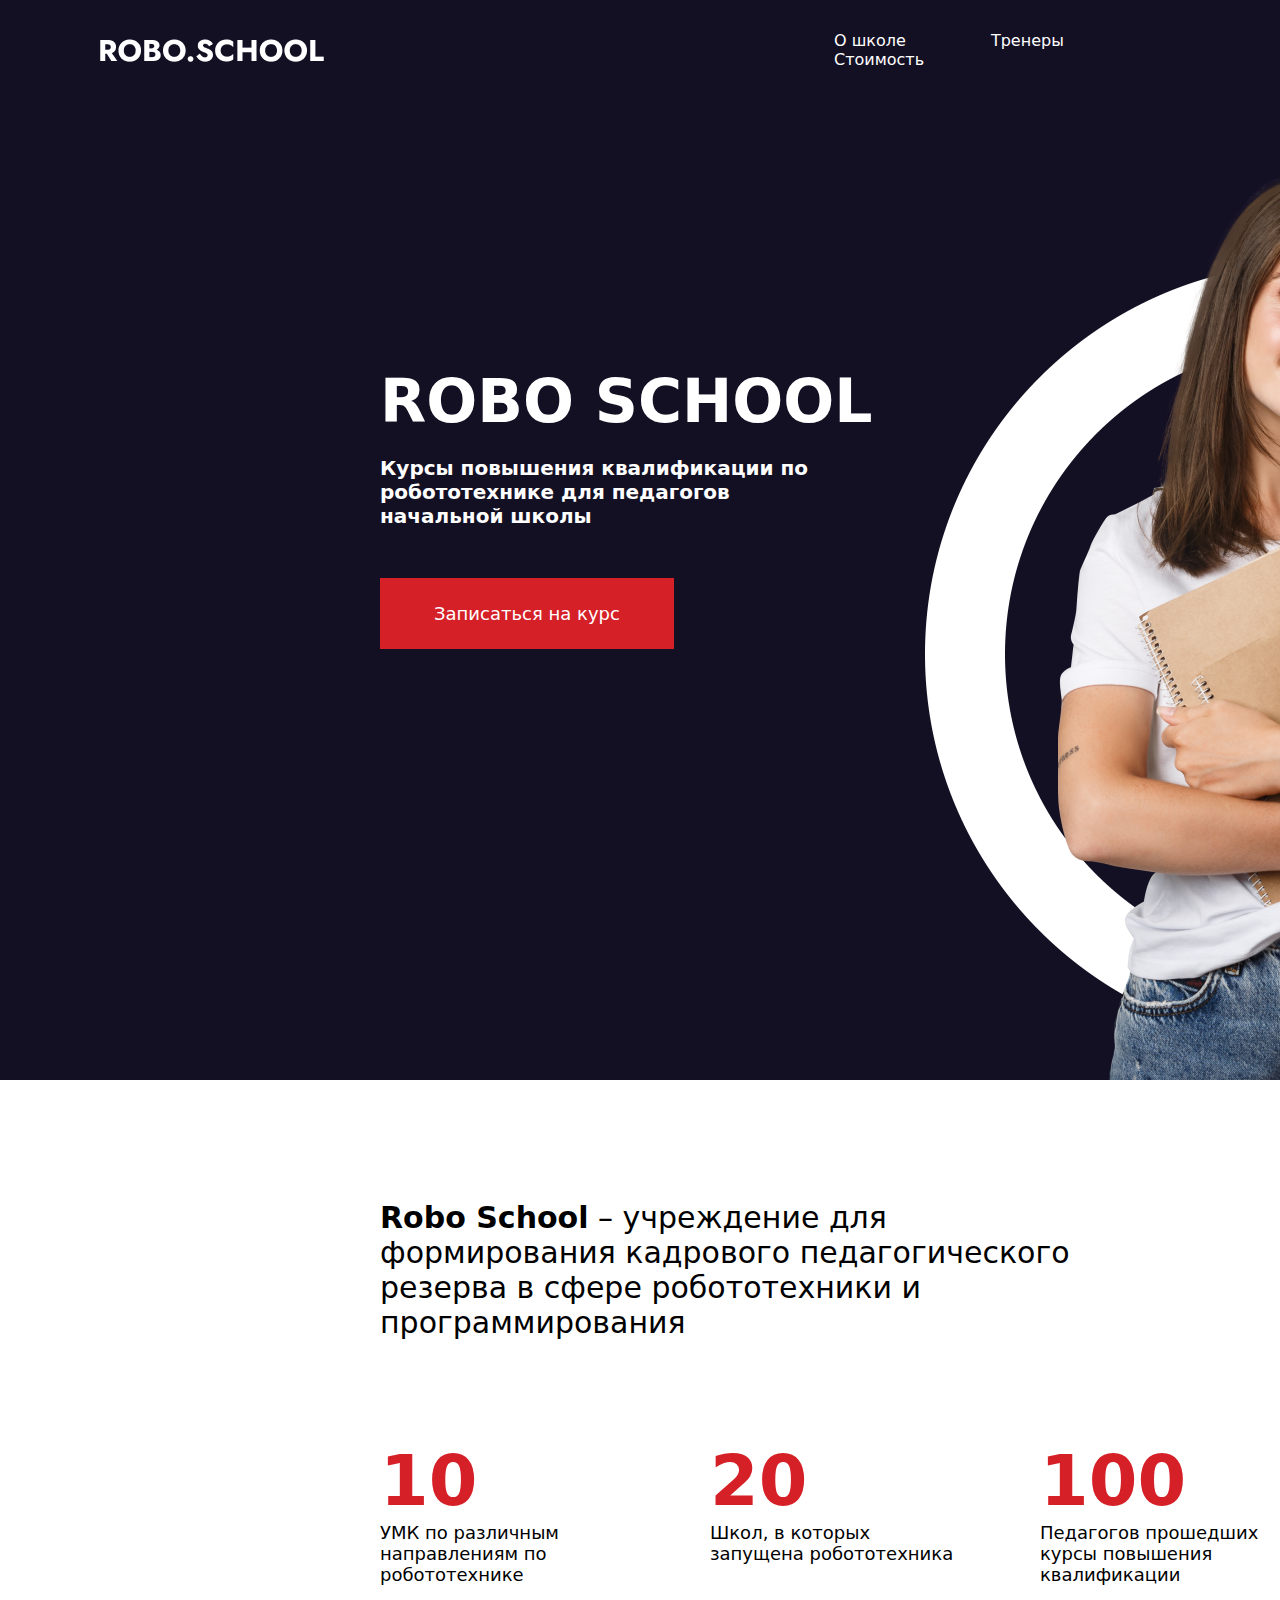
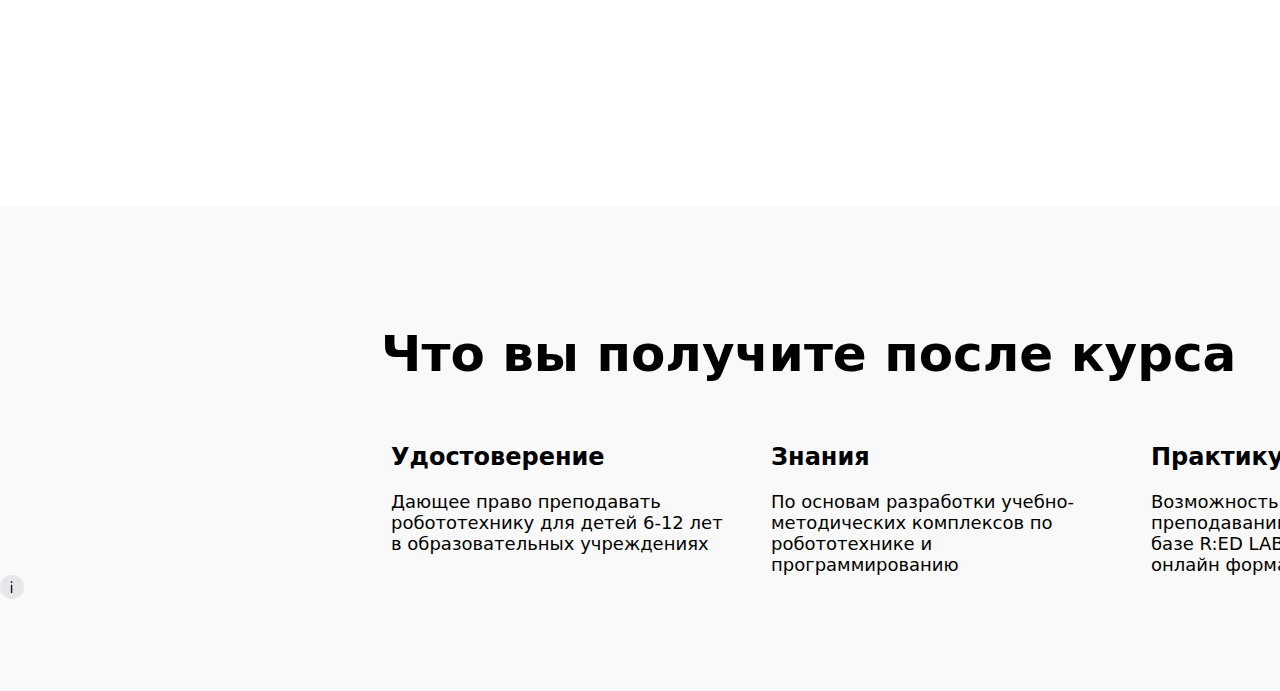
<file: index.html>
<!DOCTYPE html>
<html lang="en">

<head>
    <meta charset="UTF-8">
    <meta name="viewport" content="width=device-width, initial-scale=1.0">
    <title>Robo</title>
    <link rel="preconnect" href="https://fonts.googleapis.com">
    <link rel="preconnect" href="https://fonts.gstatic.com" crossorigin>
    <link href="https://fonts.googleapis.com/css2?family=Jost:ital,wght@0,100..900;1,100..900&display=swap"
        rel="stylesheet">
    <link rel="stylesheet" href="./assesment/css/index.css">
</head>

<body>
    <header class="header">
        <div class="header__conteiner">
            <section class="header__section">
                <img src="./assesment/img/robo.png" alt="logo">
                <nav class="header__nav">
                    <a href="#">О школе</a>
                    <a href="#">Тренеры</a>
                    <a href="#">Стоимость</a>
                </nav>
                <button class="header__button">+7 800 000 11 22</button>
            </section>
        </div>
        <menu class="menu">
            <div class="menu__conteiner">
                <section class="menu__section">
                    <span class="menu__span">
                        <h1 class="menu__login">ROBO SCHOOL</h1>
                        <h4 class="menu__text">Курсы повышения квалификации по робототехнике для педагогов начальной
                            школы</h4>
                    </span>
                    <button class="menu__button">
                        Записаться на курс
                    </button>
                </section>
            </div>
            <img class="menu__pik" src="./assesment/img/Group 211.png" alt="">
        </menu>
    </header>
    <main class="main">
        <div class="main__conteiner">
            <span class="main__span">
                <div class="main__text">
                    <p><b>Robo School</b> – учреждение для формирования кадрового педагогического резерва в сфере
                        робототехники и программирования</p>
                </div>
            </span>
            <section class="main__section">
                <div class="main__num">
                    <p class="main__logo-bt">10</p>
                    <p class="main__logo-btn">УМК по различным направлениям по робототехнике</p>
                </div>
                <div class="main__num">
                    <p class="main__logo-bt">20</p>
                    <p class="main__logo-btn">Школ, в которых запущена робототехника</p>
                </div>
                <div class="main__num">
                    <p class="main__logo-bt">100</p>
                    <p class="main__logo-btn">Педагогов прошедших курсы повышения квалификации</p>
                </div>
                <div class="main__num">
                    <p class="main__logo-bt">10 000</p>
                    <p class="main__logo-btn">Обученных детей на базе собственных центров</p>
                </div>
            </section>
        </div>
    </main>
    <footer class="footer">

        <span class="footer__logotip">
            <h2 class="footer__logotip-title">Что вы получите после курса</h2>
        </span>
        <div class="footer__conteiner">
            <div class="footer__text">
                <p class="footer__text-title">Удостоверение</p>
                <p class="footer__text-text">Дающее право преподавать робототехнику для детей 6-12 лет в образовательных учреждениях</p>
            </div>
            <div class="footer__text">
                <p class="footer__text-title">Знания</p>
                <p class="footer__text-text">По основам разработки учебно-методических комплексов по робототехнике и программированию</p>
            </div>
            <div class="footer__text">
                <p class="footer__text-title">Практику</p>
                <p class="footer__text-text">Возможность пройти практику по преподаванию робототехники на базе R:ED LAB (в оффлайн или онлайн формате)</p>
            </div>
        </div>
        <img src="./assesment/img/Group 207.png" alt="">

    </footer>
</body>

</html>
</file>
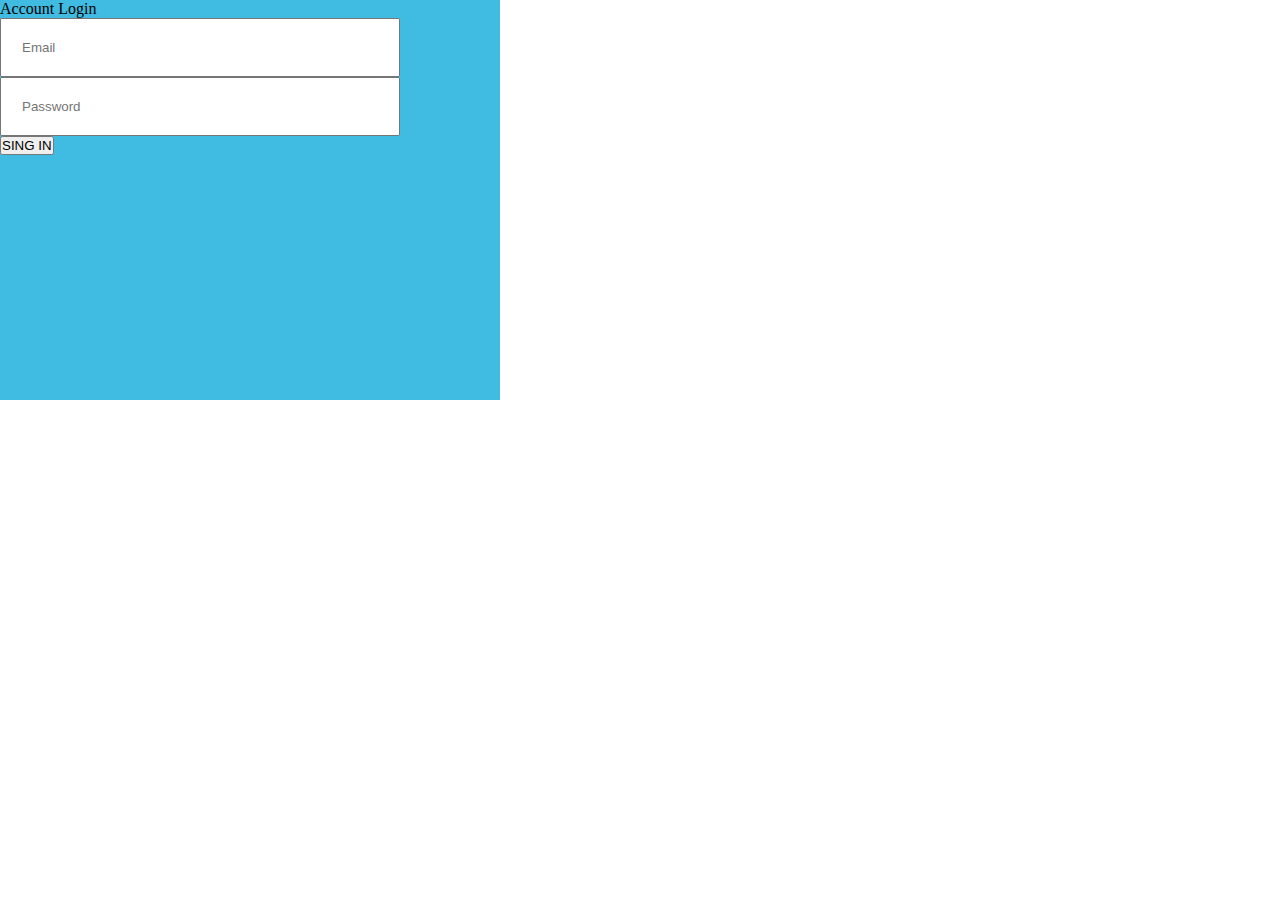
<file: main.html>
<!DOCTYPE html>
<html lang="en">
<head>
    <meta charset="UTF-8">
    <meta name="viewport" content="width=device-width, initial-scale=1.0">
    <title>Document</title>
    <link rel="stylesheet" href="./assesment/css/main.css">
</head>
<body>
    <div class="box">
        <div class="container">
            <div class="top-heder">
                <header>Account Login</header>
            </div>

            <div class="input-field">
                <input type="text" class="input" placeholder="Email" required>
            </div>
            <div class="input-field">
                <input type="password" class="input" placeholder="Password" required>
            </div>
            <div class="input-field">
                <input type="submit" class="submit" value="SING IN">
            </div>
        </div>
    </div>
</body>
</html>
</file>
<file: assesment/css/index.css>
*{
    margin: 0;
    padding: 0;
    box-sizing: border-box;
    font-family: system-ui, -apple-system, BlinkMacSystemFont, 'Segoe UI', Roboto, Oxygen, Ubuntu, Cantarell, 'Open Sans', 'Helvetica Neue', sans-serif;
}

.header{
    color: #fff;
    width: 1920px;
    height: 1080px;
    background: #141024;
    
}

.header__conteiner{
    background: #141024;
    height: 100px;

}

.header__section{
    display: flex;
    align-items: center;
    color: #fff;
    height: 100px;
    margin-left: 100px;
}

.header__nav{
    margin-left: 470px;
}

.header__nav a{
    text-decoration: none;
    color: #fff;
    padding: 40px;
    font-weight: 400;
}

.header__button{
    color: #fff;
    background: #141024;
    border: none;
    margin-left: 400px;
    font-size: 30px;
}

.menu{
    display: flex;
}

.menu__conteiner{
   margin-left: 380px;
}



.menu__span{
   font-size: 20px;
}

.menu__login{
    font-size: 60px;
    width: 516px;
    margin-top: 266px;
}

.menu__text{
    width: 476px;
    margin-top: 20px;
}

.menu__button{
    border: none;
    background: #D52027;
    padding: 25px 54px;
    color: #fff;
    margin-top: 50px;
    cursor: pointer;
    font-size: 18px;
}

.menu__pik{
   width: 783px;
   margin-top: 62px;
   margin-left: 29px;
}

.main__text{
    font-size: 30px;
    width: 726px;
    font-weight: 400;
    margin-top: 120px;
    margin-left: 380px;
}

.main__section{
    display: flex;
    width: 330px;
    margin-left: 340px;
    margin-top: 60px;
}

.main__num{
    width: 100%;
    margin: 40px;
    
}

.main__logo-bt{
    font-size: 70px;
    font-weight: 600;
}

.main__logo-bt{
    width: 250px;
    color: #D52027;
    font-weight: 600;
}

.main__logo-btn{
    font-size: 18px;
    font-weight: 400;
}

.footer{
    background: #F9F9F9;
    width: 1920px;
    height: 485px;
    margin-top: 120px;
}



.footer__logotip{
    margin-left: 381px;
}


.footer__logotip-title{
    font-size: 50px;
    font-weight: 600;
    margin-left: 381px;
    margin-top: 100px;
}

.footer__conteiner{
    display: flex;
    margin-left: 351px;
}

.footer__text{
  margin-left: 40px;
}

.footer__text-title{
  margin-top: 60px;
  font-weight: 600;
  font-size: 24px;
}

.footer__text-text{
    width: 340px;
    margin-top: 20px;
    font-size: 18px;
}
</file>
<file: assesment/css/main.css>
*{
    margin: 0;
    padding: 0;
    box-sizing: border-box;
}

.box{

}

.container{
    width: 500px;
    height: 400px;
    background: #40bbe1;
}

.top-heder{

}

.input-field{

}

.input{
    padding: 20px;
    width: 400px;
}

.submit{

}
</file>
